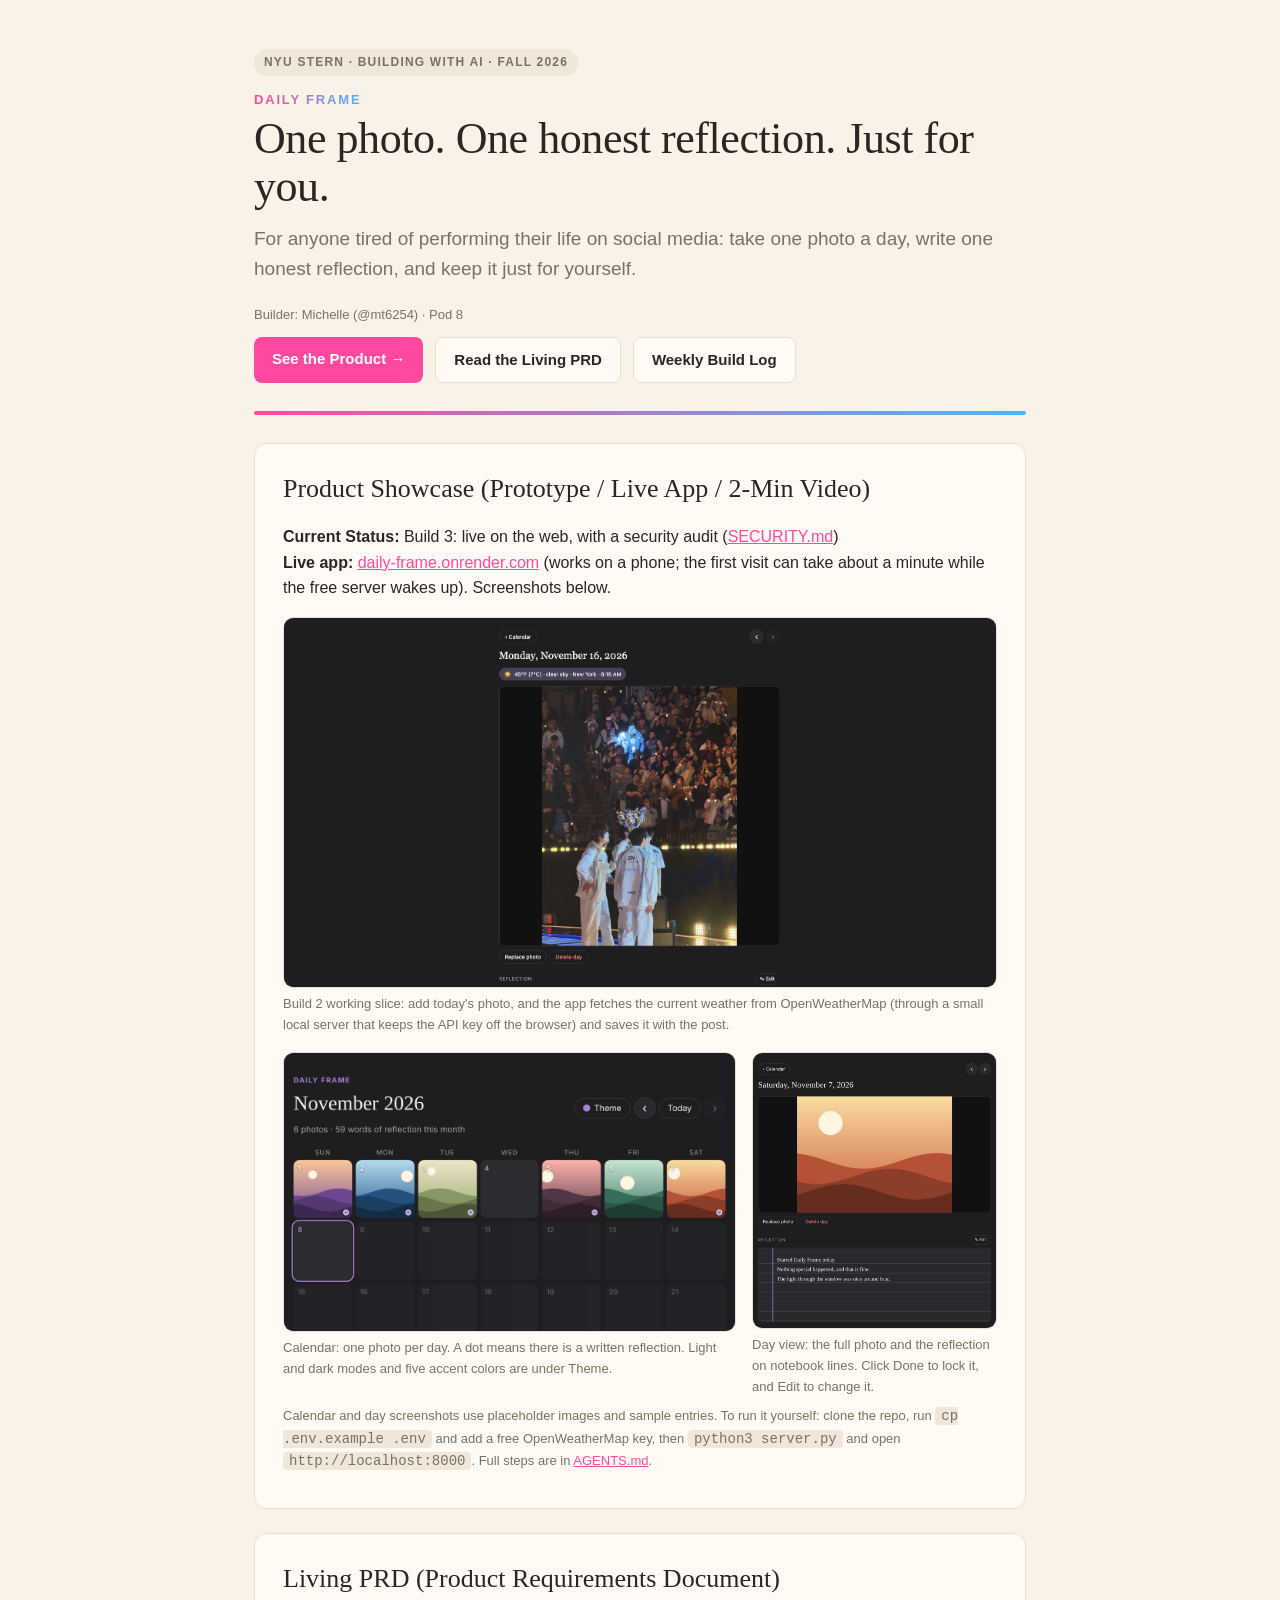
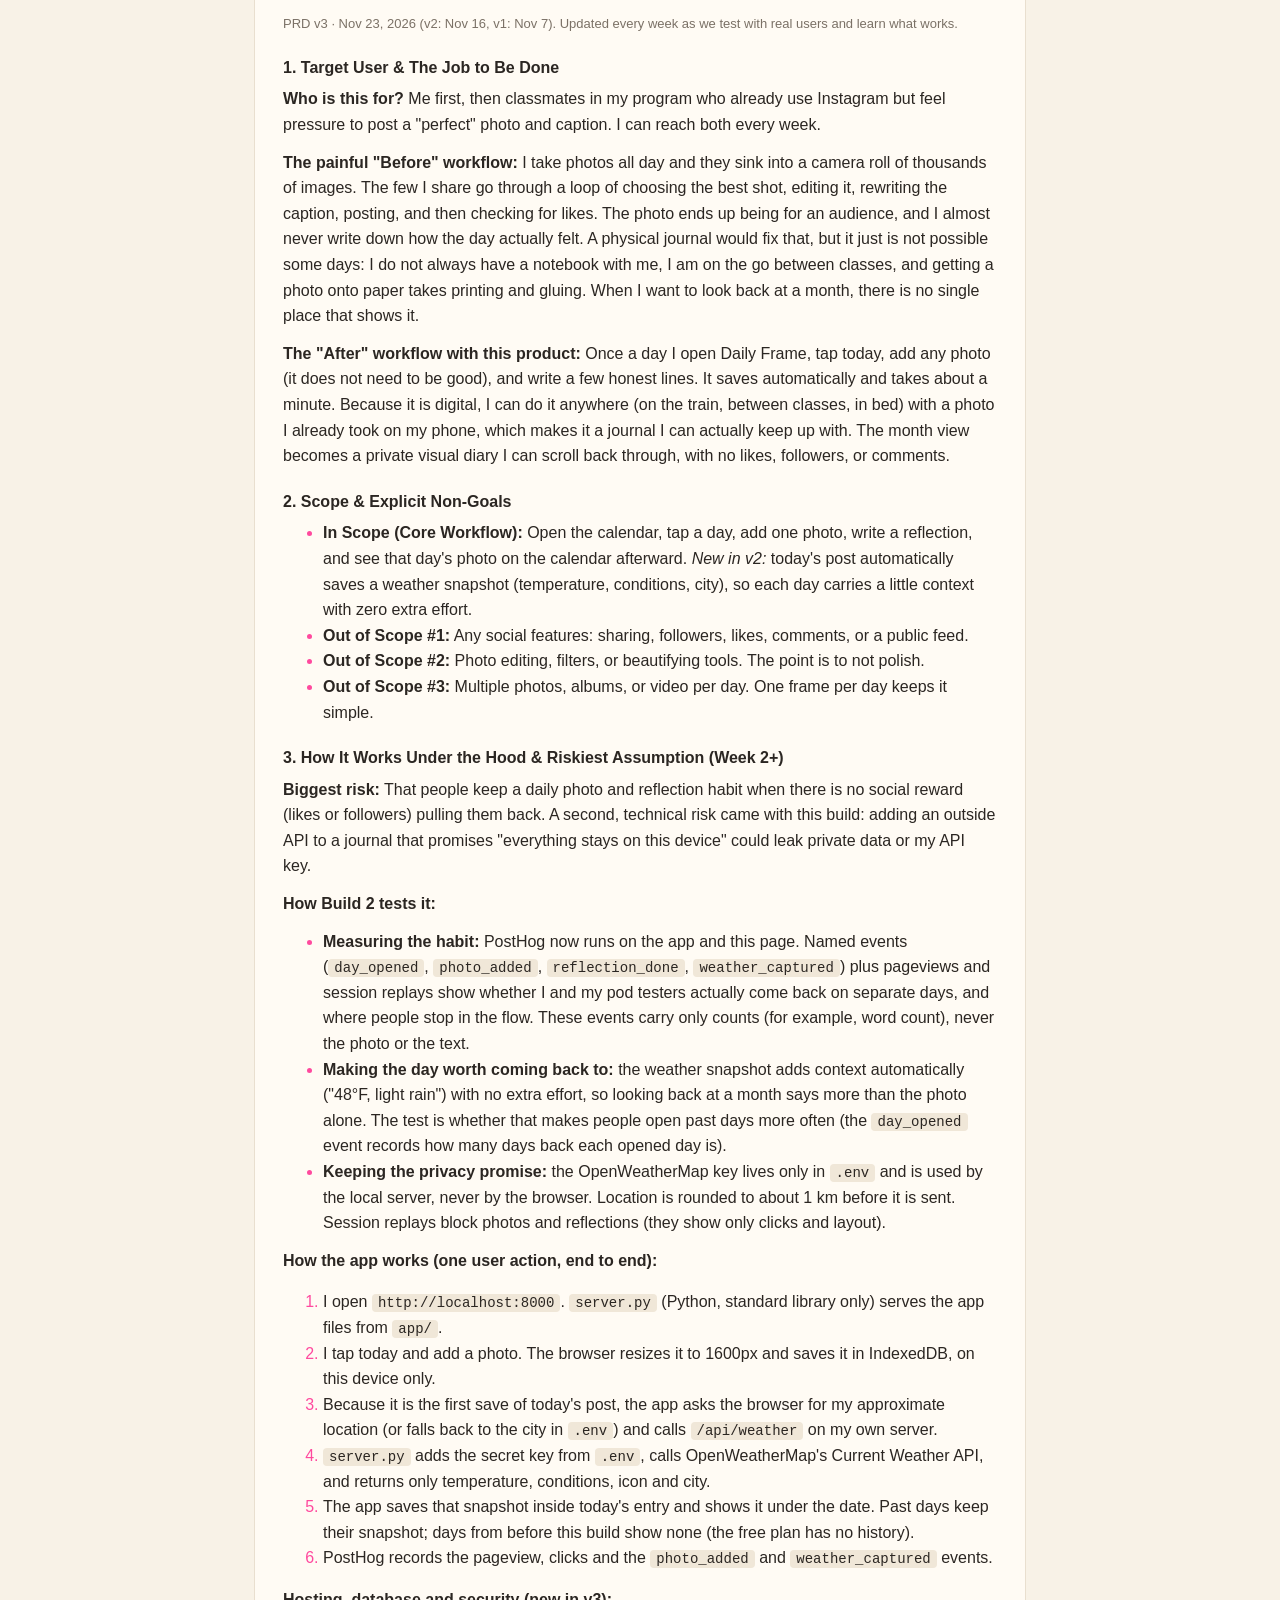
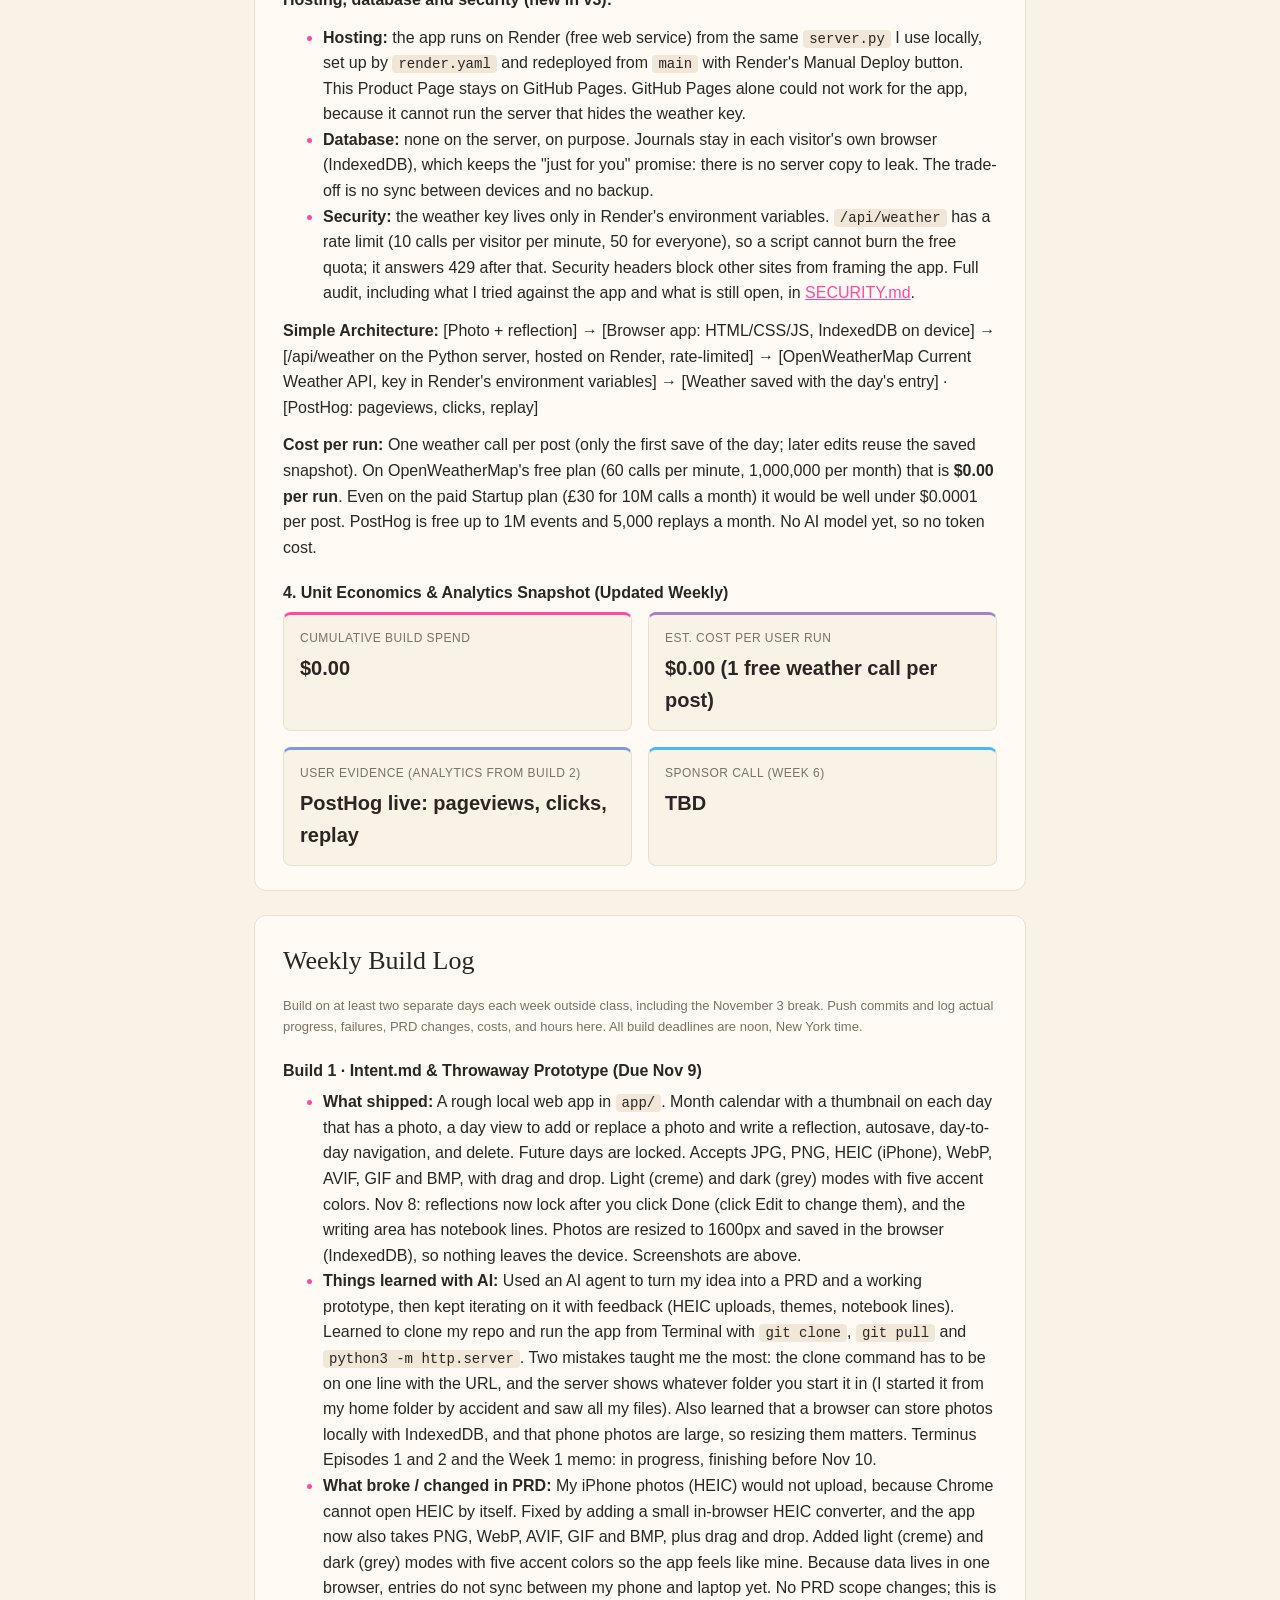
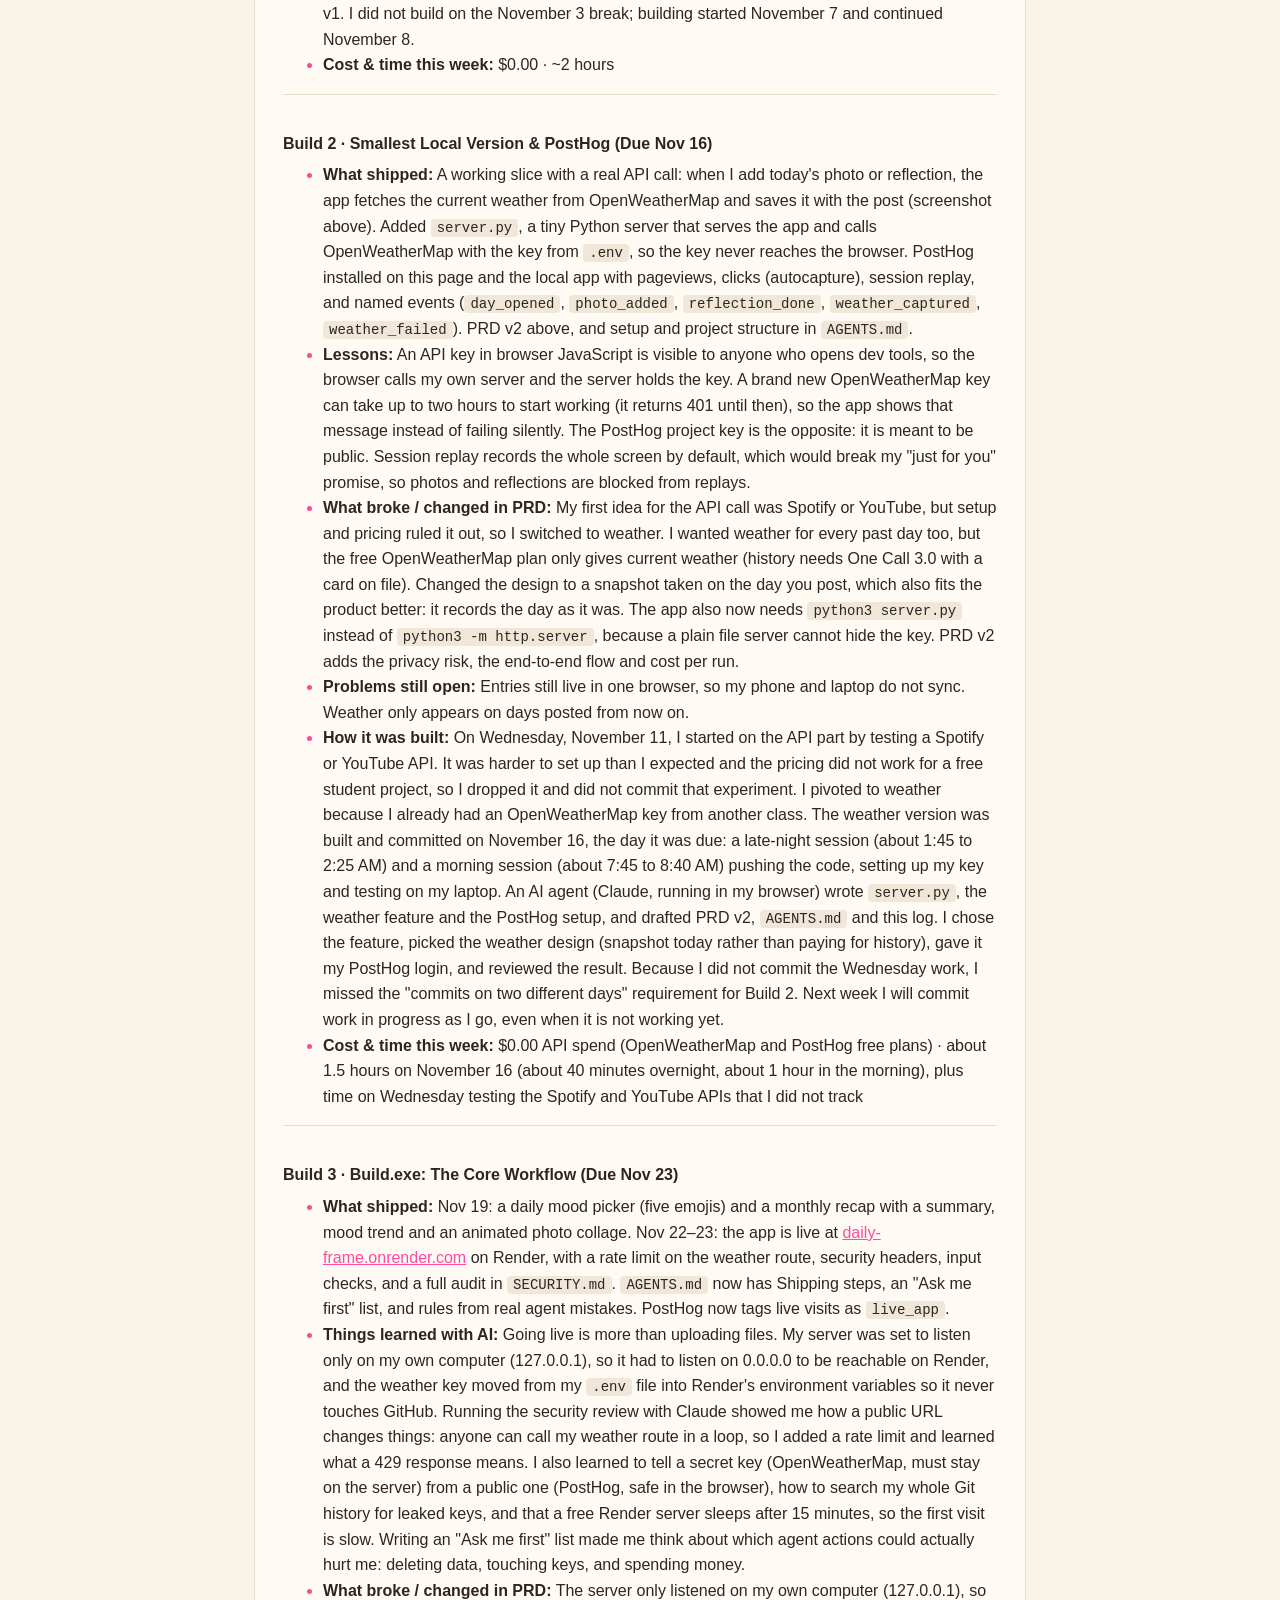
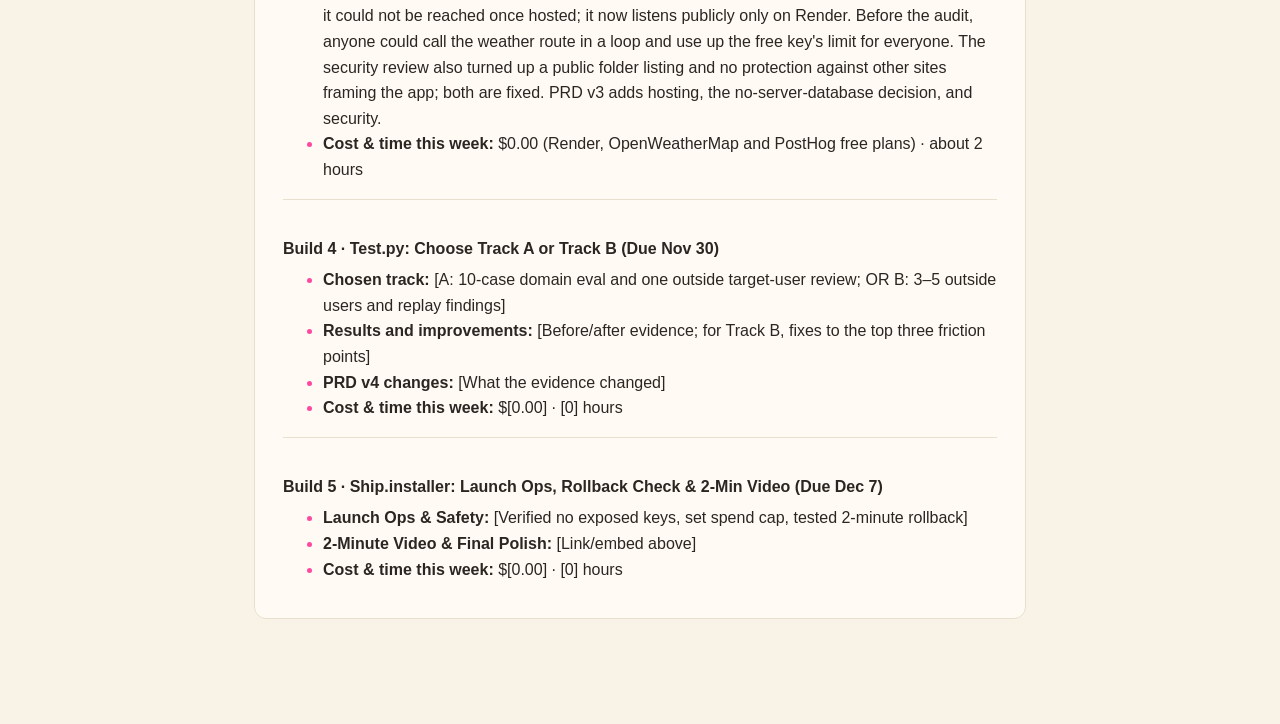
<file: docs/index.html>
<!DOCTYPE html>
<html lang="en">
<head>
<meta charset="UTF-8" />
<meta name="viewport" content="width=device-width, initial-scale=1.0" />
<title>Daily Frame · Building with AI (Fall 2026)</title>

<!-- PostHog (Build 2): pageviews, clicks (autocapture) and session replay on the Product Page.
The project key below is public by design. The local app gets the same key from .env via server.py. -->
<script>
!function(t,e){var o,n,p,r;e.__SV||(window.posthog=e,e._i=[],e.init=function(i,s,a){function g(t,e){var o=e.split(".");2==o.length&&(t=t[o[0]],e=o[1]),t[e]=function(){t.push([e].concat(Array.prototype.slice.call(arguments,0)))}}(p=t.createElement("script")).type="text/javascript",p.crossOrigin="anonymous",p.async=!0,p.src=s.api_host.replace(".i.posthog.com","-assets.i.posthog.com")+"/static/array.js",(r=t.getElementsByTagName("script")[0]).parentNode.insertBefore(p,r);var u=e;for(void 0!==a?u=e[a]=[]:a="posthog",u.people=u.people||[],u.toString=function(t){var e="posthog";return"posthog"!==a&&(e+="."+a),t||(e+=" (stub)"),e},u.people.toString=function(){return u.toString(1)+".people (stub)"},o="init capture register register_once register_for_session unregister unregister_for_session getFeatureFlag getFeatureFlagPayload isFeatureEnabled reloadFeatureFlags updateEarlyAccessFeatureEnrollment getEarlyAccessFeatures on onFeatureFlags onSessionId getSurveys getActiveMatchingSurveys renderSurvey canRenderSurvey getNextSurveyStep identify setPersonProperties group resetGroups setPersonPropertiesForFlags resetPersonPropertiesForFlags setGroupPropertiesForFlags resetGroupPropertiesForFlags reset get_distinct_id getGroups get_session_id get_session_replay_url alias set_config startSessionRecording stopSessionRecording sessionRecordingStarted captureException loadToolbar get_property getSessionProperty createPersonProfile opt_in_capturing opt_out_capturing has_opted_in_capturing has_opted_out_capturing clear_opt_in_out_capturing debug".split(" "),n=0;n<o.length;n++)g(u,o[n]);e._i.push([i,s,a])},e.__SV=1)}(document,window.posthog||[]);
posthog.init('phc_wbjcMJSVoSfzzTotbd7g4NN2AYmUvEPK8c8atAoRMj7N', {
  api_host: 'https://us.i.posthog.com',
  person_profiles: 'identified_only',
});
posthog.register({ surface: 'product_page' });
</script>

<style>
/* Matches the Daily Frame app: creme light mode, dark grey dark mode,
   palette https://coolors.co/ff499e-d264b6-a480cf-779be7-49b6ff */
:root {
--pink: #FF499E;
--orchid: #D264B6;
--lavender: #A480CF;
--blue: #779BE7;
--sky: #49B6FF;
--rainbow: linear-gradient(90deg, var(--pink), var(--orchid), var(--lavender), var(--blue), var(--sky));
--bg: #f8f2e7;
--card: #fffbf4;
--text: #2b2622;
--muted: #7b7166;
--border: #e9dfcf;
--accent: var(--pink);
--tag-bg: #f0e7d8;
--code-bg: #f0e7d8;
--btn-text: #fff;
color-scheme: light;
}
@media (prefers-color-scheme: dark) {
:root {
--bg: #1e1e21;
--card: #29292d;
--text: #f2eff1;
--muted: #a39ea6;
--border: #3a3a40;
--tag-bg: #2b2b30;
--code-bg: #34343a;
--btn-text: #1e1e21;
color-scheme: dark;
}
}
* { box-sizing: border-box; }
body {
margin: 0;
font-family: -apple-system, BlinkMacSystemFont, "DM Sans", "Segoe UI", Roboto, sans-serif;
background: var(--bg);
color: var(--text);
line-height: 1.6;
}
.container {
max-width: 820px;
margin: 0 auto;
padding: 48px 24px 80px;
}
header {
padding-bottom: 28px;
}
.eyebrow {
display: inline-block;
font-size: 12px;
font-weight: 700;
text-transform: uppercase;
letter-spacing: 0.1em;
background: var(--tag-bg);
color: var(--muted);
padding: 4px 10px;
border-radius: 999px;
margin-bottom: 14px;
}
.brand {
display: block;
font-size: 13px;
font-weight: 700;
letter-spacing: 0.14em;
text-transform: uppercase;
background: var(--rainbow);
-webkit-background-clip: text;
background-clip: text;
color: transparent;
width: fit-content;
margin-bottom: 4px;
}
h1, h2 {
font-family: Georgia, "Times New Roman", serif;
font-weight: 400;
}
h1 {
font-size: 44px;
line-height: 1.1;
margin: 0 0 12px;
letter-spacing: -0.01em;
}
.rainbow-bar {
height: 4px;
border-radius: 999px;
background: var(--rainbow);
margin-bottom: 28px;
}
.tagline {
font-size: 19px;
color: var(--muted);
margin: 0 0 20px;
}
.cta-row {
display: flex;
gap: 12px;
flex-wrap: wrap;
}
.btn {
display: inline-block;
padding: 10px 18px;
border-radius: 8px;
font-weight: 600;
font-size: 15px;
text-decoration: none;
background: var(--accent);
color: var(--btn-text);
font-weight: 700;
}
.btn-secondary {
background: var(--card);
color: var(--text);
border: 1px solid var(--border);
}
section {
background: var(--card);
border: 1px solid var(--border);
border-radius: 12px;
padding: 24px 28px;
margin-bottom: 24px;
}
h2 {
font-size: 26px;
margin: 0 0 14px;
}
h3 {
font-size: 16px;
margin: 20px 0 6px;
}
p, ul {
margin: 0 0 12px;
color: var(--text);
}
a { color: var(--accent); }
li::marker { color: var(--accent); }
.grid-2 {
display: grid;
grid-template-columns: repeat(auto-fit, minmax(240px, 1fr));
gap: 16px;
}
.stat-box {
border: 1px solid var(--border);
border-radius: 8px;
padding: 14px 16px;
background: var(--bg);
}
.stat-label {
font-size: 12px;
color: var(--muted);
text-transform: uppercase;
letter-spacing: 0.04em;
}
.stat-value {
font-size: 20px;
font-weight: 700;
margin-top: 4px;
}
.log-entry {
border-top: 1px solid var(--border);
padding-top: 16px;
margin-top: 16px;
}
.log-entry:first-of-type {
border-top: none;
padding-top: 0;
margin-top: 0;
}
.meta {
font-size: 13px;
color: var(--muted);
}
.shots {
display: grid;
grid-template-columns: repeat(auto-fit, minmax(240px, 1fr));
gap: 16px;
margin: 16px 0 8px;
}
.shots figure { margin: 0; }
.shots img {
width: 100%;
border: 1px solid var(--border);
border-radius: 10px;
display: block;
}
.shots figcaption { font-size: 13px; color: var(--muted); margin-top: 6px; }
code { background: var(--code-bg); padding: 1px 6px; border-radius: 4px; font-size: 14px; }
.stat-box:nth-child(1) { border-top: 3px solid var(--pink); }
.stat-box:nth-child(2) { border-top: 3px solid var(--lavender); }
.stat-box:nth-child(3) { border-top: 3px solid var(--blue); }
.stat-box:nth-child(4) { border-top: 3px solid var(--sky); }
.shots-pair { grid-template-columns: 1.85fr 1fr; align-items: start; }
@media (max-width: 600px) { .shots-pair { grid-template-columns: 1fr; } }
.shot-wide { margin: 16px 0 8px; }
.shot-wide img { width: 100%; border: 1px solid var(--border); border-radius: 10px; display: block; }
.shot-wide figcaption { font-size: 13px; color: var(--muted); margin-top: 6px; }
@media (max-width: 480px) {
h1 { font-size: 34px; }
section { padding: 20px 18px; }
}
</style>
</head>
<body>
<div class="container">
<!-- HERO / PRODUCT PITCH -->
<header>
<span class="eyebrow">NYU Stern · Building with AI · Fall 2026</span>
<span class="brand">Daily Frame</span>
<h1>One photo. One honest reflection. Just for you.</h1>
<p class="tagline">For anyone tired of performing their life on social media: take one photo a day, write one honest reflection, and keep it just for yourself.</p>
<p class="meta">Builder: Michelle (@mt6254) · Pod 8</p>
<div class="cta-row">
<a class="btn" href="#live-demo" onclick="window.posthog && posthog.capture('clicked_try_product')">See the Product →</a>
<a class="btn btn-secondary" href="#prd">Read the Living PRD</a>
<a class="btn btn-secondary" href="#build-log">Weekly Build Log</a>
</div>
</header>
<div class="rainbow-bar"></div>

<!-- DEMO / SCREENSHOT / VIDEO SHOWCASE -->
<section id="live-demo">
<h2>Product Showcase (Prototype / Live App / 2-Min Video)</h2>
<p>
<strong>Current Status:</strong> Build 3: live on the web, with a security audit (<a href="https://github.com/building-with-ai-f26/mt6254-daily-frame/blob/main/SECURITY.md">SECURITY.md</a>)<br />
<strong>Live app:</strong> <a href="https://daily-frame.onrender.com">daily-frame.onrender.com</a> (works on a phone; the first visit can take about a minute while the free server wakes up). Screenshots below.
</p>
<figure class="shot-wide" id="weather-shot">
<a href="app-weather.png"><img src="app-weather.png" alt="Daily Frame day view showing today's photo with a weather snapshot from OpenWeatherMap above it" onerror="document.getElementById('weather-shot').hidden = true" /></a>
<figcaption>Build 2 working slice: add today's photo, and the app fetches the current weather from OpenWeatherMap (through a small local server that keeps the API key off the browser) and saves it with the post.</figcaption>
</figure>
<div class="shots shots-pair">
<figure>
<a href="app-calendar.png"><img src="app-calendar.png" alt="Daily Frame calendar landing page in dark mode, showing a photo thumbnail on each day that has an entry" /></a>
<figcaption>Calendar: one photo per day. A dot means there is a written reflection. Light and dark modes and five accent colors are under Theme.</figcaption>
</figure>
<figure>
<a href="app-day-notebook.png"><img src="app-day-notebook.png" alt="Daily Frame day view in dark mode showing the full photo with a reflection underneath" /></a>
<figcaption>Day view: the full photo and the reflection on notebook lines. Click Done to lock it, and Edit to change it.</figcaption>
</figure>
</div>
<p class="meta">Calendar and day screenshots use placeholder images and sample entries. To run it yourself: clone the repo, run <code>cp .env.example .env</code> and add a free OpenWeatherMap key, then <code>python3 server.py</code> and open <code>http://localhost:8000</code>. Full steps are in <a href="https://github.com/building-with-ai-f26/mt6254-daily-frame/blob/main/AGENTS.md">AGENTS.md</a>.</p>
</section>

<!-- LIVING PRD (Updated every week!) -->
<section id="prd">
<h2>Living PRD (Product Requirements Document)</h2>
<p class="meta">PRD v3 · Nov 23, 2026 (v2: Nov 16, v1: Nov 7). Updated every week as we test with real users and learn what works.</p>

<h3>1. Target User & The Job to Be Done</h3>
<p><strong>Who is this for?</strong> Me first, then classmates in my program who already use Instagram but feel pressure to post a "perfect" photo and caption. I can reach both every week.</p>
<p><strong>The painful "Before" workflow:</strong> I take photos all day and they sink into a camera roll of thousands of images. The few I share go through a loop of choosing the best shot, editing it, rewriting the caption, posting, and then checking for likes. The photo ends up being for an audience, and I almost never write down how the day actually felt. A physical journal would fix that, but it just is not possible some days: I do not always have a notebook with me, I am on the go between classes, and getting a photo onto paper takes printing and gluing. When I want to look back at a month, there is no single place that shows it.</p>
<p><strong>The "After" workflow with this product:</strong> Once a day I open Daily Frame, tap today, add any photo (it does not need to be good), and write a few honest lines. It saves automatically and takes about a minute. Because it is digital, I can do it anywhere (on the train, between classes, in bed) with a photo I already took on my phone, which makes it a journal I can actually keep up with. The month view becomes a private visual diary I can scroll back through, with no likes, followers, or comments.</p>

<h3>2. Scope & Explicit Non-Goals</h3>
<ul>
<li><strong>In Scope (Core Workflow):</strong> Open the calendar, tap a day, add one photo, write a reflection, and see that day's photo on the calendar afterward. <em>New in v2:</em> today's post automatically saves a weather snapshot (temperature, conditions, city), so each day carries a little context with zero extra effort.</li>
<li><strong>Out of Scope #1:</strong> Any social features: sharing, followers, likes, comments, or a public feed.</li>
<li><strong>Out of Scope #2:</strong> Photo editing, filters, or beautifying tools. The point is to not polish.</li>
<li><strong>Out of Scope #3:</strong> Multiple photos, albums, or video per day. One frame per day keeps it simple.</li>
</ul>

<h3>3. How It Works Under the Hood & Riskiest Assumption (Week 2+)</h3>
<p><strong>Biggest risk:</strong> That people keep a daily photo and reflection habit when there is no social reward (likes or followers) pulling them back. A second, technical risk came with this build: adding an outside API to a journal that promises "everything stays on this device" could leak private data or my API key.</p>
<p><strong>How Build 2 tests it:</strong></p>
<ul>
<li><strong>Measuring the habit:</strong> PostHog now runs on the app and this page. Named events (<code>day_opened</code>, <code>photo_added</code>, <code>reflection_done</code>, <code>weather_captured</code>) plus pageviews and session replays show whether I and my pod testers actually come back on separate days, and where people stop in the flow. These events carry only counts (for example, word count), never the photo or the text.</li>
<li><strong>Making the day worth coming back to:</strong> the weather snapshot adds context automatically ("48°F, light rain") with no extra effort, so looking back at a month says more than the photo alone. The test is whether that makes people open past days more often (the <code>day_opened</code> event records how many days back each opened day is).</li>
<li><strong>Keeping the privacy promise:</strong> the OpenWeatherMap key lives only in <code>.env</code> and is used by the local server, never by the browser. Location is rounded to about 1 km before it is sent. Session replays block photos and reflections (they show only clicks and layout).</li>
</ul>
<p><strong>How the app works (one user action, end to end):</strong></p>
<ol>
<li>I open <code>http://localhost:8000</code>. <code>server.py</code> (Python, standard library only) serves the app files from <code>app/</code>.</li>
<li>I tap today and add a photo. The browser resizes it to 1600px and saves it in IndexedDB, on this device only.</li>
<li>Because it is the first save of today's post, the app asks the browser for my approximate location (or falls back to the city in <code>.env</code>) and calls <code>/api/weather</code> on my own server.</li>
<li><code>server.py</code> adds the secret key from <code>.env</code>, calls OpenWeatherMap's Current Weather API, and returns only temperature, conditions, icon and city.</li>
<li>The app saves that snapshot inside today's entry and shows it under the date. Past days keep their snapshot; days from before this build show none (the free plan has no history).</li>
<li>PostHog records the pageview, clicks and the <code>photo_added</code> and <code>weather_captured</code> events.</li>
</ol>
<p><strong>Hosting, database and security (new in v3):</strong></p>
<ul>
<li><strong>Hosting:</strong> the app runs on Render (free web service) from the same <code>server.py</code> I use locally, set up by <code>render.yaml</code> and redeployed from <code>main</code> with Render's Manual Deploy button. This Product Page stays on GitHub Pages. GitHub Pages alone could not work for the app, because it cannot run the server that hides the weather key.</li>
<li><strong>Database:</strong> none on the server, on purpose. Journals stay in each visitor's own browser (IndexedDB), which keeps the "just for you" promise: there is no server copy to leak. The trade-off is no sync between devices and no backup.</li>
<li><strong>Security:</strong> the weather key lives only in Render's environment variables. <code>/api/weather</code> has a rate limit (10 calls per visitor per minute, 50 for everyone), so a script cannot burn the free quota; it answers 429 after that. Security headers block other sites from framing the app. Full audit, including what I tried against the app and what is still open, in <a href="https://github.com/building-with-ai-f26/mt6254-daily-frame/blob/main/SECURITY.md">SECURITY.md</a>.</li>
</ul>
<p><strong>Simple Architecture:</strong> [Photo + reflection] → [Browser app: HTML/CSS/JS, IndexedDB on device] → [/api/weather on the Python server, hosted on Render, rate-limited] → [OpenWeatherMap Current Weather API, key in Render's environment variables] → [Weather saved with the day's entry] · [PostHog: pageviews, clicks, replay]</p>
<p><strong>Cost per run:</strong> One weather call per post (only the first save of the day; later edits reuse the saved snapshot). On OpenWeatherMap's free plan (60 calls per minute, 1,000,000 per month) that is <strong>$0.00 per run</strong>. Even on the paid Startup plan (£30 for 10M calls a month) it would be well under $0.0001 per post. PostHog is free up to 1M events and 5,000 replays a month. No AI model yet, so no token cost.</p>

<h3>4. Unit Economics & Analytics Snapshot (Updated Weekly)</h3>
<div class="grid-2">
<div class="stat-box">
<div class="stat-label">Cumulative Build Spend</div>
<div class="stat-value">$0.00</div>
</div>
<div class="stat-box">
<div class="stat-label">Est. Cost Per User Run</div>
<div class="stat-value">$0.00 (1 free weather call per post)</div>
</div>
<div class="stat-box">
<div class="stat-label">User Evidence (Analytics from Build 2)</div>
<div class="stat-value">PostHog live: pageviews, clicks, replay</div>
</div>
<div class="stat-box">
<div class="stat-label">Sponsor Call (Week 6)</div>
<div class="stat-value">TBD</div>
</div>
</div>
</section>

<!-- WEEKLY BUILD LOG (Updated at least twice a week via Git commits) -->
<section id="build-log">
<h2>Weekly Build Log</h2>
<p class="meta">Build on at least two separate days each week outside class, including the November 3 break. Push commits and log actual progress, failures, PRD changes, costs, and hours here. All build deadlines are noon, New York time.</p>

<div class="log-entry">
<h3>Build 1 · Intent.md & Throwaway Prototype (Due Nov 9)</h3>
<ul>
<li><strong>What shipped:</strong> A rough local web app in <code>app/</code>. Month calendar with a thumbnail on each day that has a photo, a day view to add or replace a photo and write a reflection, autosave, day-to-day navigation, and delete. Future days are locked. Accepts JPG, PNG, HEIC (iPhone), WebP, AVIF, GIF and BMP, with drag and drop. Light (creme) and dark (grey) modes with five accent colors. Nov 8: reflections now lock after you click Done (click Edit to change them), and the writing area has notebook lines. Photos are resized to 1600px and saved in the browser (IndexedDB), so nothing leaves the device. Screenshots are above.</li>
<li><strong>Things learned with AI:</strong> Used an AI agent to turn my idea into a PRD and a working prototype, then kept iterating on it with feedback (HEIC uploads, themes, notebook lines). Learned to clone my repo and run the app from Terminal with <code>git clone</code>, <code>git pull</code> and <code>python3 -m http.server</code>. Two mistakes taught me the most: the clone command has to be on one line with the URL, and the server shows whatever folder you start it in (I started it from my home folder by accident and saw all my files). Also learned that a browser can store photos locally with IndexedDB, and that phone photos are large, so resizing them matters. Terminus Episodes 1 and 2 and the Week 1 memo: in progress, finishing before Nov 10.</li>
<li><strong>What broke / changed in PRD:</strong> My iPhone photos (HEIC) would not upload, because Chrome cannot open HEIC by itself. Fixed by adding a small in-browser HEIC converter, and the app now also takes PNG, WebP, AVIF, GIF and BMP, plus drag and drop. Added light (creme) and dark (grey) modes with five accent colors so the app feels like mine. Because data lives in one browser, entries do not sync between my phone and laptop yet. No PRD scope changes; this is v1. I did not build on the November 3 break; building started November 7 and continued November 8.</li>
<li><strong>Cost & time this week:</strong> $0.00 · ~2 hours</li>
</ul>
</div>

<div class="log-entry">
<h3>Build 2 · Smallest Local Version & PostHog (Due Nov 16)</h3>
<ul>
<li><strong>What shipped:</strong> A working slice with a real API call: when I add today's photo or reflection, the app fetches the current weather from OpenWeatherMap and saves it with the post (screenshot above). Added <code>server.py</code>, a tiny Python server that serves the app and calls OpenWeatherMap with the key from <code>.env</code>, so the key never reaches the browser. PostHog installed on this page and the local app with pageviews, clicks (autocapture), session replay, and named events (<code>day_opened</code>, <code>photo_added</code>, <code>reflection_done</code>, <code>weather_captured</code>, <code>weather_failed</code>). PRD v2 above, and setup and project structure in <code>AGENTS.md</code>.</li>
<li><strong>Lessons:</strong> An API key in browser JavaScript is visible to anyone who opens dev tools, so the browser calls my own server and the server holds the key. A brand new OpenWeatherMap key can take up to two hours to start working (it returns 401 until then), so the app shows that message instead of failing silently. The PostHog project key is the opposite: it is meant to be public. Session replay records the whole screen by default, which would break my "just for you" promise, so photos and reflections are blocked from replays.</li>
<li><strong>What broke / changed in PRD:</strong> My first idea for the API call was Spotify or YouTube, but setup and pricing ruled it out, so I switched to weather. I wanted weather for every past day too, but the free OpenWeatherMap plan only gives current weather (history needs One Call 3.0 with a card on file). Changed the design to a snapshot taken on the day you post, which also fits the product better: it records the day as it was. The app also now needs <code>python3 server.py</code> instead of <code>python3 -m http.server</code>, because a plain file server cannot hide the key. PRD v2 adds the privacy risk, the end-to-end flow and cost per run.</li>
<li><strong>Problems still open:</strong> Entries still live in one browser, so my phone and laptop do not sync. Weather only appears on days posted from now on.</li>
<li><strong>How it was built:</strong> On Wednesday, November 11, I started on the API part by testing a Spotify or YouTube API. It was harder to set up than I expected and the pricing did not work for a free student project, so I dropped it and did not commit that experiment. I pivoted to weather because I already had an OpenWeatherMap key from another class. The weather version was built and committed on November 16, the day it was due: a late-night session (about 1:45 to 2:25 AM) and a morning session (about 7:45 to 8:40 AM) pushing the code, setting up my key and testing on my laptop. An AI agent (Claude, running in my browser) wrote <code>server.py</code>, the weather feature and the PostHog setup, and drafted PRD v2, <code>AGENTS.md</code> and this log. I chose the feature, picked the weather design (snapshot today rather than paying for history), gave it my PostHog login, and reviewed the result. Because I did not commit the Wednesday work, I missed the "commits on two different days" requirement for Build 2. Next week I will commit work in progress as I go, even when it is not working yet.</li>
<li><strong>Cost & time this week:</strong> $0.00 API spend (OpenWeatherMap and PostHog free plans) · about 1.5 hours on November 16 (about 40 minutes overnight, about 1 hour in the morning), plus time on Wednesday testing the Spotify and YouTube APIs that I did not track</li>
</ul>
</div>

<div class="log-entry">
<h3>Build 3 · Build.exe: The Core Workflow (Due Nov 23)</h3>
<ul>
<li><strong>What shipped:</strong> Nov 19: a daily mood picker (five emojis) and a monthly recap with a summary, mood trend and an animated photo collage. Nov 22–23: the app is live at <a href="https://daily-frame.onrender.com">daily-frame.onrender.com</a> on Render, with a rate limit on the weather route, security headers, input checks, and a full audit in <code>SECURITY.md</code>. <code>AGENTS.md</code> now has Shipping steps, an "Ask me first" list, and rules from real agent mistakes. PostHog now tags live visits as <code>live_app</code>.</li>
<li><strong>Things learned with AI:</strong> Going live is more than uploading files. My server was set to listen only on my own computer (127.0.0.1), so it had to listen on 0.0.0.0 to be reachable on Render, and the weather key moved from my <code>.env</code> file into Render's environment variables so it never touches GitHub. Running the security review with Claude showed me how a public URL changes things: anyone can call my weather route in a loop, so I added a rate limit and learned what a 429 response means. I also learned to tell a secret key (OpenWeatherMap, must stay on the server) from a public one (PostHog, safe in the browser), how to search my whole Git history for leaked keys, and that a free Render server sleeps after 15 minutes, so the first visit is slow. Writing an "Ask me first" list made me think about which agent actions could actually hurt me: deleting data, touching keys, and spending money.</li>
<li><strong>What broke / changed in PRD:</strong> The server only listened on my own computer (127.0.0.1), so it could not be reached once hosted; it now listens publicly only on Render. Before the audit, anyone could call the weather route in a loop and use up the free key's limit for everyone. The security review also turned up a public folder listing and no protection against other sites framing the app; both are fixed. PRD v3 adds hosting, the no-server-database decision, and security.</li>
<li><strong>Cost & time this week:</strong> $0.00 (Render, OpenWeatherMap and PostHog free plans) · about 2 hours</li>
</ul>
</div>

<div class="log-entry">
<h3>Build 4 · Test.py: Choose Track A or Track B (Due Nov 30)</h3>
<ul>
<li><strong>Chosen track:</strong> [A: 10-case domain eval and one outside target-user review; OR B: 3–5 outside users and replay findings]</li>
<li><strong>Results and improvements:</strong> [Before/after evidence; for Track B, fixes to the top three friction points]</li>
<li><strong>PRD v4 changes:</strong> [What the evidence changed]</li>
<li><strong>Cost & time this week:</strong> $[0.00] · [0] hours</li>
</ul>
</div>

<div class="log-entry">
<h3>Build 5 · Ship.installer: Launch Ops, Rollback Check & 2-Min Video (Due Dec 7)</h3>
<ul>
<li><strong>Launch Ops & Safety:</strong> [Verified no exposed keys, set spend cap, tested 2-minute rollback]</li>
<li><strong>2-Minute Video & Final Polish:</strong> [Link/embed above]</li>
<li><strong>Cost & time this week:</strong> $[0.00] · [0] hours</li>
</ul>
</div>
</section>
</div>
</body>
</html>
</file>
